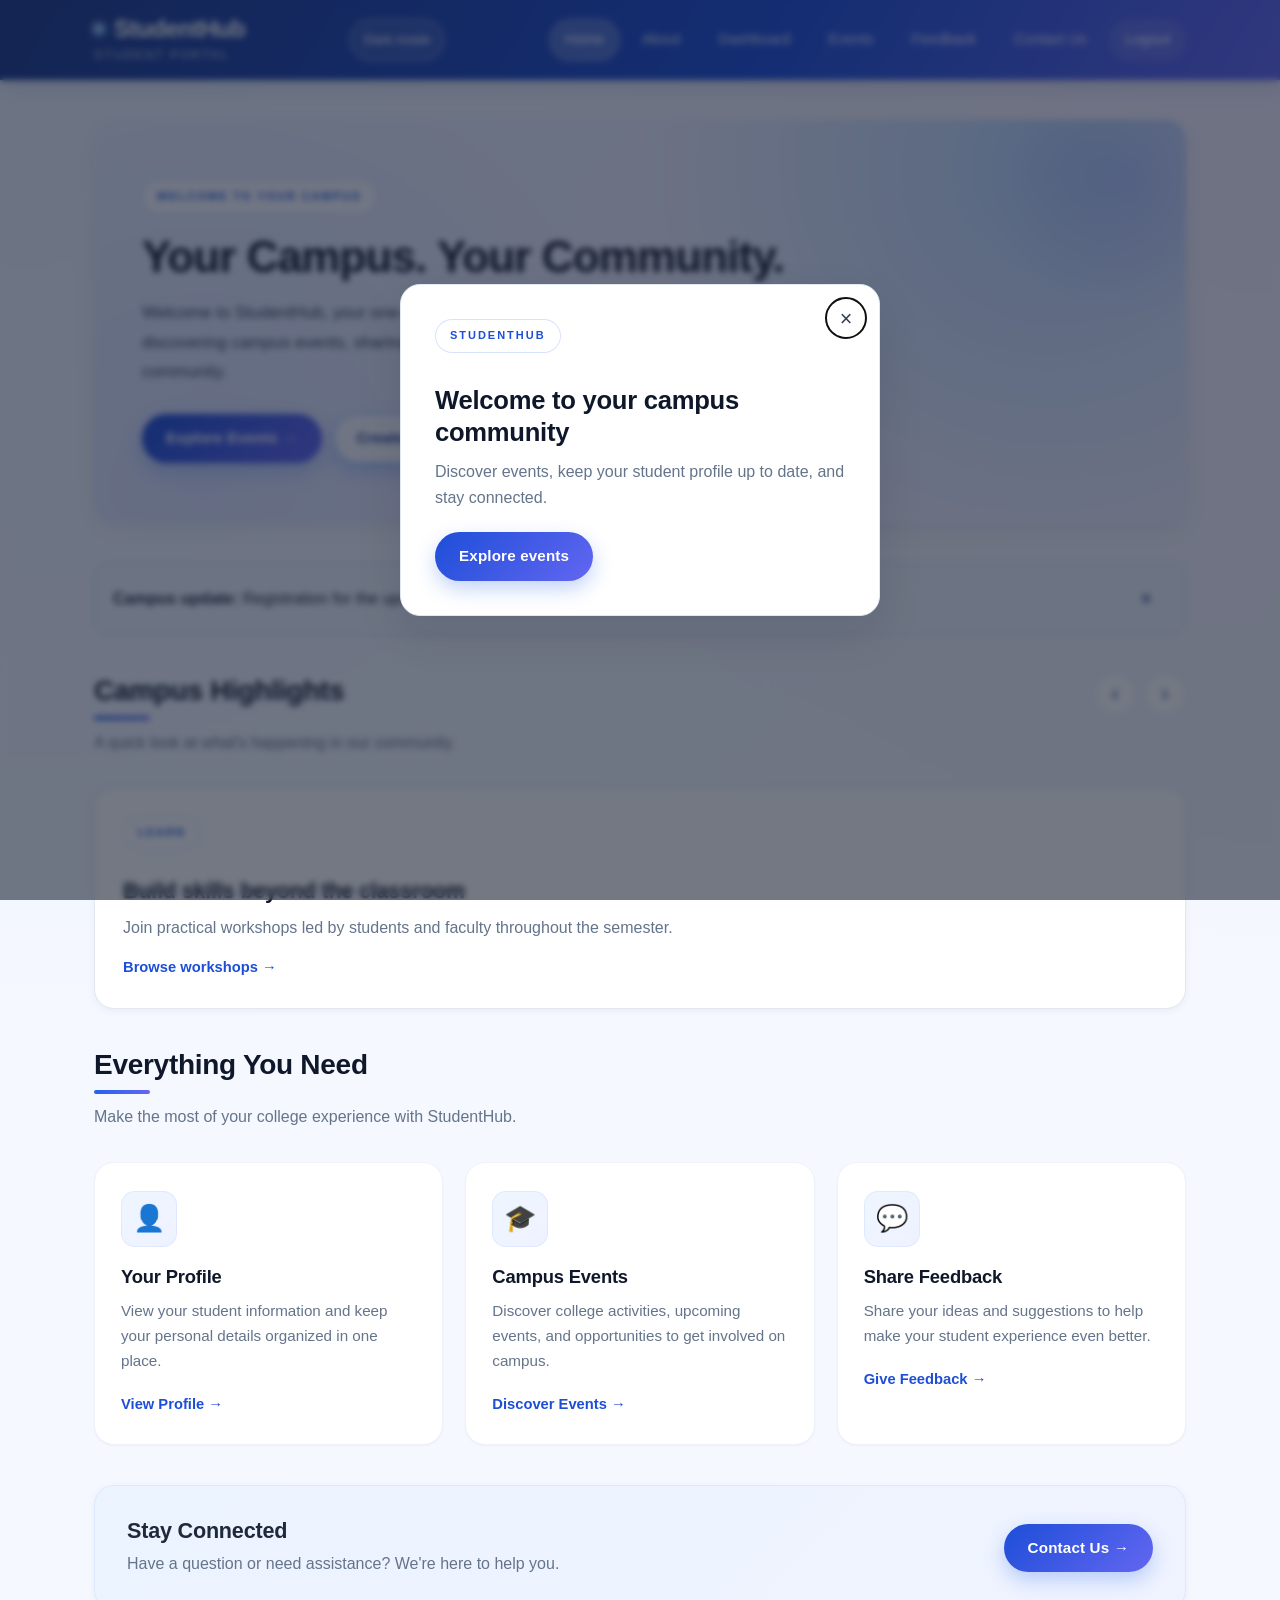
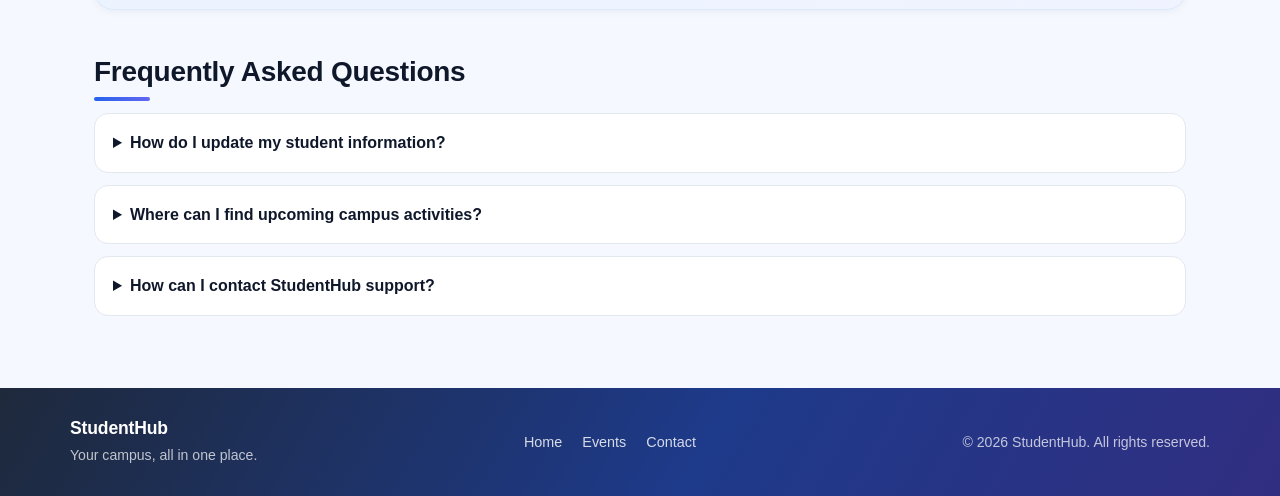
<file: index.html>
<!DOCTYPE html>
<html lang="en">

<head>
    <meta charset="UTF-8">
    <meta name="viewport" content="width=device-width, initial-scale=1.0">
    <meta name="description" content="StudentHub - Your student portal for profiles, campus events, and feedback.">
    <title>StudentHub | Student Portal</title>

    <link rel="stylesheet" href="style.css?v=3">
</head>

<body>

    <!-- HEADER -->
    <header class="site-header">
        <div class="header-container">

            <div class="logo-area">
                <h1>StudentHub</h1>
                <p>Student Portal</p>
            </div>

            <div class="header-actions">
                <button class="menu-toggle" type="button" aria-controls="site-navigation" aria-expanded="false">
                    <span class="menu-icon" aria-hidden="true">☰</span>
                    <span class="visually-hidden">Toggle navigation</span>
                </button>
                <button class="theme-toggle" type="button" aria-pressed="false">Dark mode</button>
            </div>

            <nav class="main-nav" id="site-navigation" aria-label="Main navigation">
                <ul>
                    <li><a href="index.html" aria-current="page">Home</a></li>
                    <li><a href="about.html">About</a></li>
                    <li><a href="profile.php">Dashboard</a></li>
                    <li><a href="event.html">Events</a></li>
                    <li><a href="feedback.html">Feedback</a></li>
                    <li><a href="contact.html">Contact Us</a></li>
                    <li><a href="php/logout.php">Logout</a></li>
                </ul>
            </nav>

        </div>
    </header>

    <!-- MAIN CONTENT -->
    <main class="container">

        <!-- HERO SECTION -->
        <section class="hero">
            <div class="hero-content">
                <span class="hero-label">WELCOME TO YOUR CAMPUS</span>

                <h2>Your Campus. Your Community.</h2>

                <p>
                    Welcome to StudentHub, your one-stop destination for
                    managing your student profile, discovering campus
                    events, sharing feedback, and staying connected
                    with your college community.
                </p>

                <div class="hero-actions">
                    <a href="event.html" class="primary-button">Explore Events &rarr;</a>
                    <a href="register.html" class="secondary-button">Create Account</a>
                </div>
            </div>
        </section>

        <aside class="notice-banner" id="noticeBanner" role="status">
            <p><strong>Campus update:</strong> Registration for the upcoming student events is now open.</p>
            <button class="notice-dismiss" type="button" aria-label="Dismiss notification">&times;</button>
        </aside>

        <section class="highlights-section" aria-labelledby="highlights-title">
            <div class="section-heading">
                <div>
                    <h2 class="page-title" id="highlights-title">Campus Highlights</h2>
                    <p class="page-intro">A quick look at what's happening in our community.</p>
                </div>
                <div class="slider-controls">
                    <button type="button" class="slider-button" data-slide="previous" aria-label="Previous highlight">‹</button>
                    <button type="button" class="slider-button" data-slide="next" aria-label="Next highlight">›</button>
                </div>
            </div>
            <div class="highlight-slider" aria-live="polite">
                <article class="highlight-slide is-active">
                    <span class="hero-label">LEARN</span>
                    <h3>Build skills beyond the classroom</h3>
                    <p>Join practical workshops led by students and faculty throughout the semester.</p>
                    <a href="event.html" class="card-link">Browse workshops &rarr;</a>
                </article>
                <article class="highlight-slide">
                    <span class="hero-label">CONNECT</span>
                    <h3>Find your campus community</h3>
                    <p>Meet classmates, discover student activities, and make the most of campus life.</p>
                    <a href="about.html" class="card-link">About StudentHub &rarr;</a>
                </article>
                <article class="highlight-slide">
                    <span class="hero-label">GET INVOLVED</span>
                    <h3>Your ideas help shape the experience</h3>
                    <p>Share feedback and help us make StudentHub more useful for every student.</p>
                    <a href="feedback.html" class="card-link">Share feedback &rarr;</a>
                </article>
            </div>
        </section>

        <!-- FEATURES SECTION -->
        <section class="features-section">
            <h2 class="page-title">Everything You Need</h2>

            <p class="page-intro">
                Make the most of your college experience with StudentHub.
            </p>

            <div class="card-grid">

                <!-- PROFILE CARD -->
                <article class="card">
                    <div class="feature-icon" aria-hidden="true">
                        👤
                    </div>

                    <h3>Your Profile</h3>

                    <p>
                        View your student information and keep your
                        personal details organized in one place.
                    </p>

                    <a href="profile.php" class="card-link">
                        View Profile &rarr;
                    </a>
                </article>

                <!-- EVENTS CARD -->
                <article class="card">
                    <div class="feature-icon" aria-hidden="true">
                        🎓
                    </div>

                    <h3>Campus Events</h3>

                    <p>
                        Discover college activities, upcoming events,
                        and opportunities to get involved on campus.
                    </p>

                    <a href="event.html" class="card-link">
                        Discover Events &rarr;
                    </a>
                </article>

                <!-- FEEDBACK CARD -->
                <article class="card">
                    <div class="feature-icon" aria-hidden="true">
                        💬
                    </div>

                    <h3>Share Feedback</h3>

                    <p>
                        Share your ideas and suggestions to help make
                        your student experience even better.
                    </p>

                    <a href="feedback.html" class="card-link">
                        Give Feedback &rarr;
                    </a>
                </article>

            </div>
        </section>

        <!-- QUICK ACCESS SECTION -->
        <section class="quick-access">
            <div class="quick-access-content">
                <div>
                    <h2>Stay Connected</h2>

                    <p>
                        Have a question or need assistance?
                        We're here to help you.
                    </p>
                </div>

                <a href="contact.html" class="primary-button">
                    Contact Us &rarr;
                </a>
            </div>
        </section>

        <section class="faq-section" aria-labelledby="faq-title">
            <h2 class="page-title" id="faq-title">Frequently Asked Questions</h2>
            <details class="faq-item">
                <summary>How do I update my student information?</summary>
                <p>Open your Dashboard from the navigation and use the Update Profile form.</p>
            </details>
            <details class="faq-item">
                <summary>Where can I find upcoming campus activities?</summary>
                <p>Visit the Events page to search, filter, sort, and browse upcoming activities.</p>
            </details>
            <details class="faq-item">
                <summary>How can I contact StudentHub support?</summary>
                <p>Use the Contact Us page to send an enquiry to the support team.</p>
            </details>
        </section>

        <dialog class="welcome-modal" id="welcomeModal" aria-labelledby="modal-title">
            <button class="modal-close" type="button" aria-label="Close welcome message">&times;</button>
            <span class="hero-label">STUDENTHUB</span>
            <h2 id="modal-title">Welcome to your campus community</h2>
            <p>Discover events, keep your student profile up to date, and stay connected.</p>
            <a class="primary-button" href="event.html">Explore events</a>
        </dialog>

    </main>

    <!-- FOOTER -->
    <footer class="site-footer">
        <div class="footer-container">

            <div>
                <h3>StudentHub</h3>
                <p>Your campus, all in one place.</p>
            </div>

            <nav class="footer-links" aria-label="Footer navigation">
                <a href="index.html">Home</a>
                <a href="event.html">Events</a>
                <a href="contact.html">Contact</a>
            </nav>

            <p>
                &copy; 2026 StudentHub. All rights reserved.
            </p>

        </div>
    </footer>

    <script src="js/ui.js"></script>
</body>

</html>
</file>
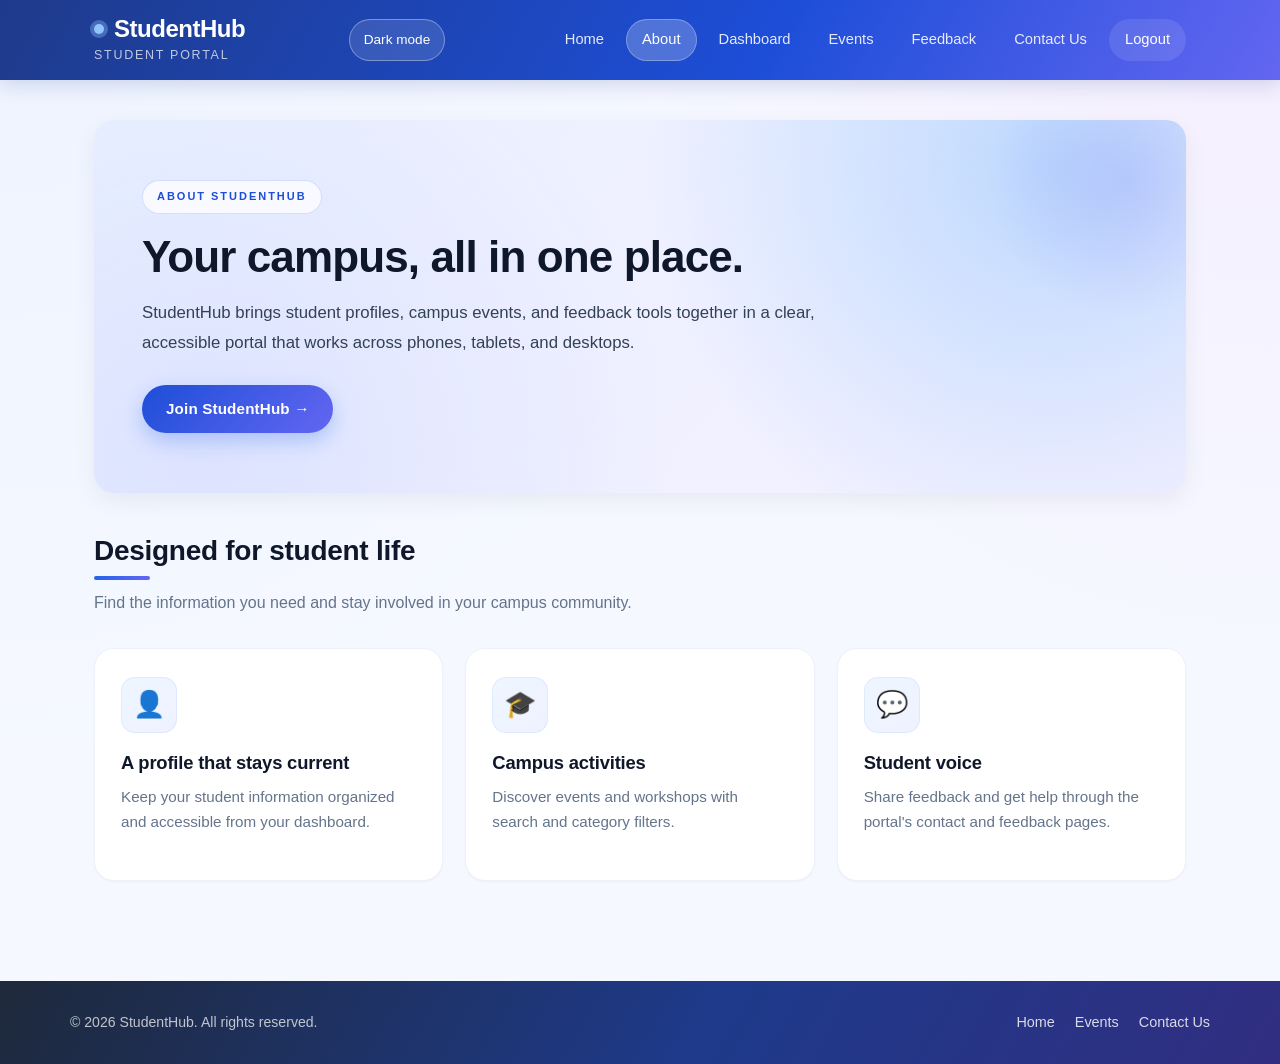
<file: about.html>
<!DOCTYPE html>
<html lang="en">
<head>
    <meta charset="UTF-8">
    <meta name="viewport" content="width=device-width, initial-scale=1.0">
    <meta name="description" content="Learn how StudentHub helps students stay connected to campus life.">
    <title>StudentHub | About</title>
    <link rel="stylesheet" href="style.css?v=3">
</head>
<body>
    <header class="site-header">
        <div class="header-container">
            <div class="logo-area">
                <h1>StudentHub</h1>
                <p>Student Portal</p>
            </div>
            <div class="header-actions">
                <button class="menu-toggle" type="button" aria-controls="site-navigation" aria-expanded="false">
                    <span class="menu-icon" aria-hidden="true">☰</span>
                    <span class="visually-hidden">Toggle navigation</span>
                </button>
                <button class="theme-toggle" type="button" aria-pressed="false">Dark mode</button>
            </div>
            <nav class="main-nav" id="site-navigation" aria-label="Main navigation">
                <ul>
                    <li><a href="index.html">Home</a></li>
                    <li><a href="about.html" aria-current="page">About</a></li>
                    <li><a href="profile.php">Dashboard</a></li>
                    <li><a href="event.html">Events</a></li>
                    <li><a href="feedback.html">Feedback</a></li>
                    <li><a href="contact.html">Contact Us</a></li>
                    <li><a href="php/logout.php">Logout</a></li>
                </ul>
            </nav>
        </div>
    </header>

    <main class="container">
        <section class="hero">
            <div class="hero-content">
                <span class="hero-label">ABOUT STUDENTHUB</span>
                <h2>Your campus, all in one place.</h2>
                <p>StudentHub brings student profiles, campus events, and feedback tools together in a clear, accessible portal that works across phones, tablets, and desktops.</p>
                <a href="register.html" class="primary-button">Join StudentHub &rarr;</a>
            </div>
        </section>
        <section class="features-section" aria-labelledby="about-features">
            <h2 class="page-title" id="about-features">Designed for student life</h2>
            <p class="page-intro">Find the information you need and stay involved in your campus community.</p>
            <div class="card-grid">
                <article class="card">
                    <div class="feature-icon" aria-hidden="true">👤</div>
                    <h3>A profile that stays current</h3>
                    <p>Keep your student information organized and accessible from your dashboard.</p>
                </article>
                <article class="card">
                    <div class="feature-icon" aria-hidden="true">🎓</div>
                    <h3>Campus activities</h3>
                    <p>Discover events and workshops with search and category filters.</p>
                </article>
                <article class="card">
                    <div class="feature-icon" aria-hidden="true">💬</div>
                    <h3>Student voice</h3>
                    <p>Share feedback and get help through the portal's contact and feedback pages.</p>
                </article>
            </div>
        </section>
    </main>
    <footer class="site-footer">
        <div class="footer-container">
            <p>&copy; 2026 StudentHub. All rights reserved.</p>
            <nav class="footer-links" aria-label="Footer navigation">
                <a href="index.html">Home</a>
                <a href="event.html">Events</a>
                <a href="contact.html">Contact Us</a>
            </nav>
        </div>
    </footer>
    <script src="js/ui.js"></script>
</body>
</html>
</file>
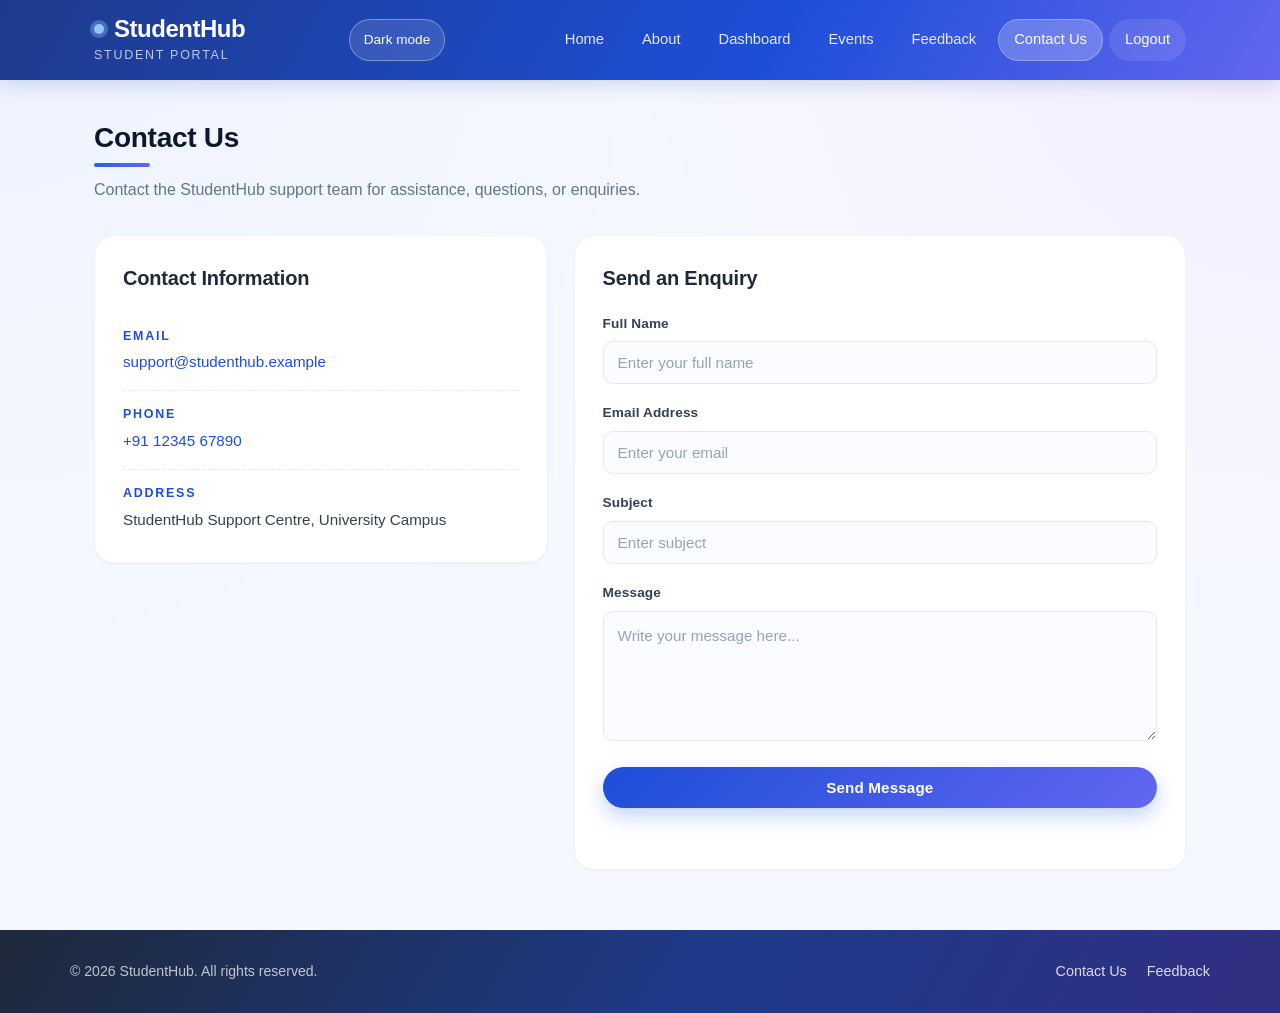
<file: contact.html>
<!DOCTYPE html>
<html lang="en">

<head>

    <meta charset="UTF-8">

    <meta
        name="viewport"
        content="width=device-width, initial-scale=1.0"
    >

    <title>StudentHub | Contact Us</title>

    <link rel="stylesheet" href="style.css?v=3">

</head>


<body>

<header class="site-header">

    <div class="header-container">

        <div class="logo-area">

            <h1>StudentHub</h1>

            <p>Student Portal</p>

        </div>


        <div class="header-actions">
            <button class="menu-toggle" type="button" aria-controls="site-navigation" aria-expanded="false">
                <span class="menu-icon" aria-hidden="true">☰</span>
                <span class="visually-hidden">Toggle navigation</span>
            </button>
            <button class="theme-toggle" type="button" aria-pressed="false">Dark mode</button>
        </div>

        <nav class="main-nav" id="site-navigation" aria-label="Main navigation">

            <ul>

                <li>
                    <a href="index.html">
                        Home
                    </a>
                </li>

                <li>
                    <a href="about.html">About</a>
                </li>

                <li>
                    <a href="profile.php">
                        Dashboard
                    </a>
                </li>

                <li>
                    <a href="event.html">
                        Events
                    </a>
                </li>

                <li>
                    <a href="feedback.html">
                        Feedback
                    </a>
                </li>

                <li>
                    <a href="contact.html" aria-current="page">
                        Contact Us
                    </a>
                </li>

                <li>
                    <a href="php/logout.php">
                        Logout
                    </a>
                </li>

            </ul>

        </nav>

    </div>

</header>


<main class="container">

    <h2 class="page-title">
        Contact Us
    </h2>


    <p class="page-intro">
        Contact the StudentHub support team for assistance,
        questions, or enquiries.
    </p>


    <div class="contact-layout">


        <section
            class="contact-card"
            aria-labelledby="contact-info-title"
        >

            <h2 id="contact-info-title">
                Contact Information
            </h2>


            <div class="contact-item">

                <h3>
                    Email
                </h3>

                <p>

                    <a href="mailto:support@studenthub.example">
                        support@studenthub.example
                    </a>

                </p>

            </div>


            <div class="contact-item">

                <h3>
                    Phone
                </h3>

                <p>

                    <a href="tel:+911234567890">
                        +91 12345 67890
                    </a>

                </p>

            </div>


            <div class="contact-item">

                <h3>
                    Address
                </h3>

                <p>
                    StudentHub Support Centre,
                    University Campus
                </p>

            </div>

        </section>


        <section
            class="form-card"
            aria-labelledby="enquiry-title"
        >

            <h2 id="enquiry-title">
                Send an Enquiry
            </h2>


            <form
                id="contactForm"
                action="php/contact.php"
                method="POST"
            >

                <div class="form-group">

                    <label for="contact-name">
                        Full Name
                    </label>

                    <input
                        type="text"
                        id="contact-name"
                        name="name"
                        placeholder="Enter your full name"
                        required
                    >

                </div>


                <div class="form-group">

                    <label for="contact-email">
                        Email Address
                    </label>

                    <input
                        type="email"
                        id="contact-email"
                        name="email"
                        placeholder="Enter your email"
                        required
                    >

                </div>


                <div class="form-group">

                    <label for="subject">
                        Subject
                    </label>

                    <input
                        type="text"
                        id="subject"
                        name="subject"
                        placeholder="Enter subject"
                        required
                    >

                </div>


                <div class="form-group">

                    <label for="message">
                        Message
                    </label>

                    <textarea
                        id="message"
                        name="message"
                        placeholder="Write your message here..."
                        required
                    ></textarea>

                </div>


                <button
                    type="submit"
                    class="submit-button"
                >
                    Send Message
                </button>


                <p
                    id="contactMessage"
                    class="form-message"
                    role="alert"
                ></p>

            </form>

        </section>

    </div>

</main>


<footer class="site-footer">

    <div class="footer-container">

        <p>
            © 2026 StudentHub. All rights reserved.
        </p>


        <nav
            class="footer-links"
            aria-label="Footer navigation"
        >

            <a href="contact.html">
                Contact Us
            </a>

            <a href="feedback.html">
                Feedback
            </a>

        </nav>

    </div>

</footer>


<script src="js/script.js"></script>
<script src="js/ui.js"></script>

</body>

</html>
</file>
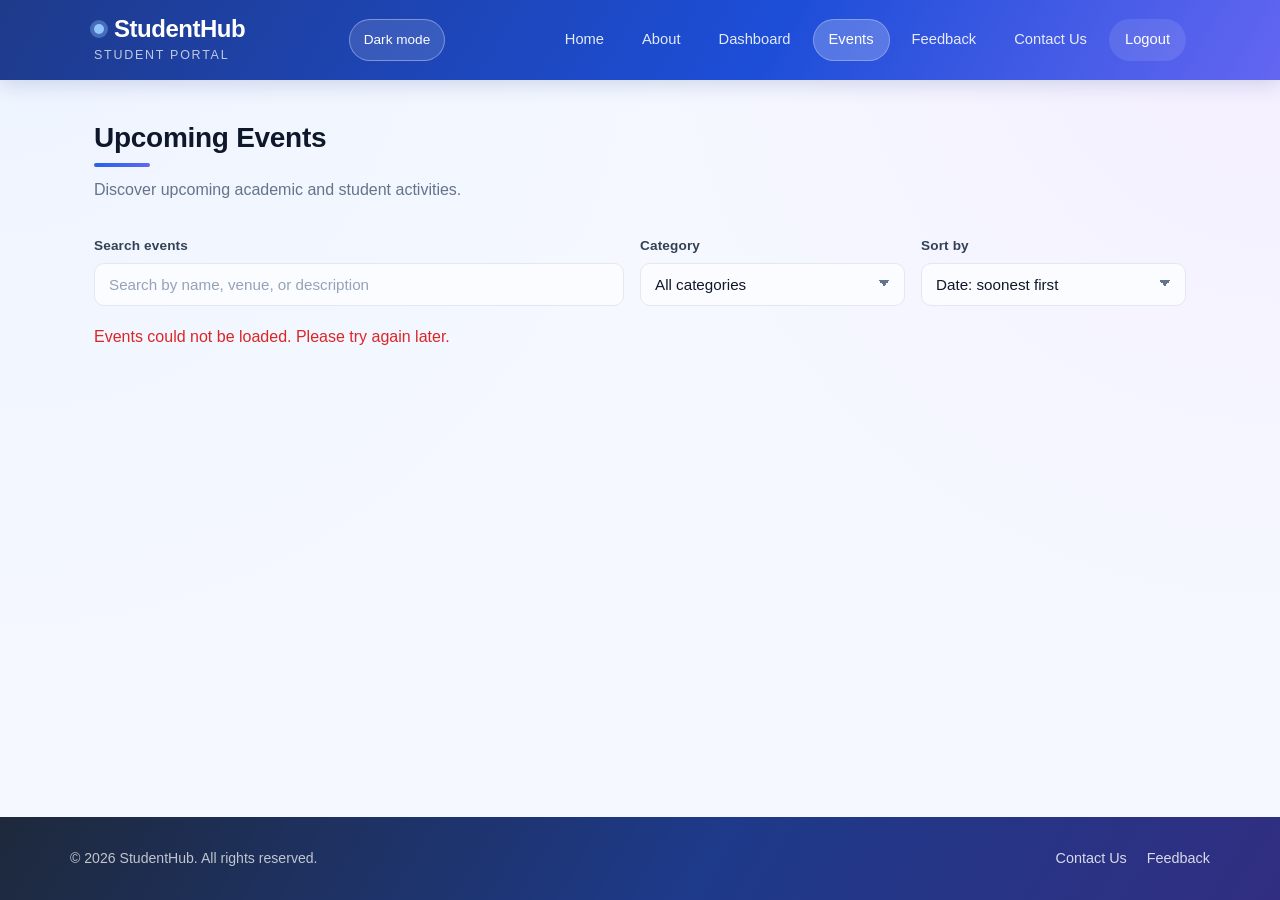
<file: event.html>
<!DOCTYPE html>
<html lang="en">

<head>

    <meta charset="UTF-8">

    <meta
        name="viewport"
        content="width=device-width, initial-scale=1.0"
    >

    <title>StudentHub | Events</title>

    <link rel="stylesheet" href="style.css?v=3">

</head>


<body>

<header class="site-header">

    <div class="header-container">

        <div class="logo-area">

            <h1>StudentHub</h1>

            <p>Student Portal</p>

        </div>


        <div class="header-actions">
            <button class="menu-toggle" type="button" aria-controls="site-navigation" aria-expanded="false">
                <span class="menu-icon" aria-hidden="true">☰</span>
                <span class="visually-hidden">Toggle navigation</span>
            </button>
            <button class="theme-toggle" type="button" aria-pressed="false">Dark mode</button>
        </div>

        <nav class="main-nav" id="site-navigation" aria-label="Main navigation">

            <ul>

                <li>
                    <a href="index.html">
                        Home
                    </a>
                </li>

                <li>
                    <a href="about.html">About</a>
                </li>

                <li>
                    <a href="profile.php">
                        Dashboard
                    </a>
                </li>

                <li>
                    <a href="event.html" aria-current="page">
                        Events
                    </a>
                </li>

                <li>
                    <a href="feedback.html">
                        Feedback
                    </a>
                </li>

                <li>
                    <a href="contact.html">
                        Contact Us
                    </a>
                </li>

                <li>
                    <a href="php/logout.php">
                        Logout
                    </a>
                </li>

            </ul>

        </nav>

    </div>

</header>


<main class="container">

    <h2 class="page-title">
        Upcoming Events
    </h2>


    <p class="page-intro">
        Discover upcoming academic and student activities.
    </p>


    <section class="event-tools" aria-label="Search and filter events">
        <div class="form-group">
            <label for="eventSearch">Search events</label>
            <input type="search" id="eventSearch" placeholder="Search by name, venue, or description">
        </div>
        <div class="form-group">
            <label for="eventCategory">Category</label>
            <select id="eventCategory">
                <option value="all">All categories</option>
            </select>
        </div>
        <div class="form-group">
            <label for="eventSort">Sort by</label>
            <select id="eventSort">
                <option value="date-asc">Date: soonest first</option>
                <option value="date-desc">Date: latest first</option>
                <option value="title-asc">Name: A to Z</option>
                <option value="title-desc">Name: Z to A</option>
            </select>
        </div>
    </section>
    <p id="eventStatus" class="event-status" role="status">Loading events...</p>
    <section class="event-list" aria-label="Upcoming student events" id="eventList"></section>
    <nav class="pagination" id="eventPagination" aria-label="Event pages"></nav>

</main>


<footer class="site-footer">

    <div class="footer-container">

        <p>
            © 2026 StudentHub. All rights reserved.
        </p>


        <nav
            class="footer-links"
            aria-label="Footer navigation"
        >

            <a href="contact.html">
                Contact Us
            </a>

            <a href="feedback.html">
                Feedback
            </a>

        </nav>

    </div>

</footer>


<script src="js/script.js"></script>
<script src="js/ui.js"></script>
<script src="js/events.js"></script>

</body>

</html>
</file>
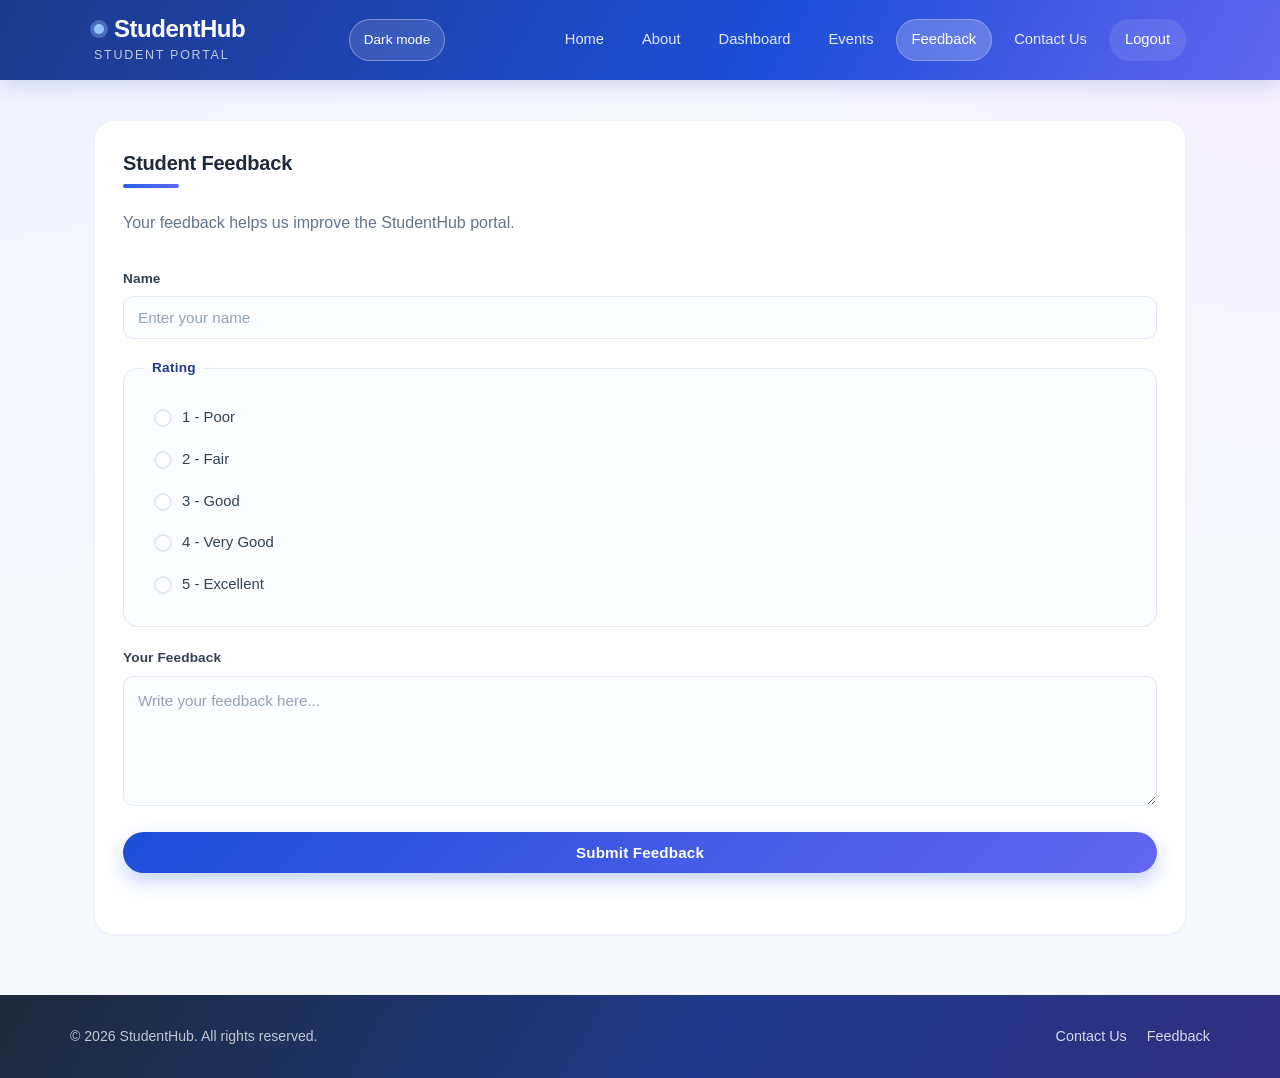
<file: feedback.html>
<!DOCTYPE html>
<html lang="en">

<head>

    <meta charset="UTF-8">

    <meta
        name="viewport"
        content="width=device-width, initial-scale=1.0"
    >

    <title>StudentHub | Feedback</title>

    <link rel="stylesheet" href="style.css?v=3">

</head>


<body>

<header class="site-header">

    <div class="header-container">

        <div class="logo-area">

            <h1>StudentHub</h1>

            <p>Student Portal</p>

        </div>


        <div class="header-actions">
            <button class="menu-toggle" type="button" aria-controls="site-navigation" aria-expanded="false">
                <span class="menu-icon" aria-hidden="true">☰</span>
                <span class="visually-hidden">Toggle navigation</span>
            </button>
            <button class="theme-toggle" type="button" aria-pressed="false">Dark mode</button>
        </div>

        <nav class="main-nav" id="site-navigation" aria-label="Main navigation">

            <ul>

                <li>
                    <a href="index.html">
                        Home
                    </a>
                </li>

                <li>
                    <a href="about.html">About</a>
                </li>

                <li>
                    <a href="profile.php">
                        Dashboard
                    </a>
                </li>

                <li>
                    <a href="event.html">
                        Events
                    </a>
                </li>

                <li>
                    <a href="feedback.html" aria-current="page">
                        Feedback
                    </a>
                </li>

                <li>
                    <a href="contact.html">
                        Contact Us
                    </a>
                </li>

                <li>
                    <a href="php/logout.php">
                        Logout
                    </a>
                </li>

            </ul>

        </nav>

    </div>

</header>


<main class="container">

    <section
        class="form-card"
        aria-labelledby="feedback-title"
    >

        <h2
            class="page-title"
            id="feedback-title"
        >
            Student Feedback
        </h2>


        <p class="page-intro">
            Your feedback helps us improve the StudentHub portal.
        </p>


        <form
            id="feedbackForm"
            action="php/feedback.php"
            method="POST"
        >

            <div class="form-group">

                <label for="feedback-name">
                    Name
                </label>

                <input
                    type="text"
                    id="feedback-name"
                    name="name"
                    placeholder="Enter your name"
                    required
                >

            </div>


            <fieldset class="rating-group">

                <legend>
                    Rating
                </legend>


                <div class="rating-option">

                    <input
                        type="radio"
                        id="rating1"
                        name="rating"
                        value="1"
                        required
                    >

                    <label for="rating1">
                        1 - Poor
                    </label>

                </div>


                <div class="rating-option">

                    <input
                        type="radio"
                        id="rating2"
                        name="rating"
                        value="2"
                    >

                    <label for="rating2">
                        2 - Fair
                    </label>

                </div>


                <div class="rating-option">

                    <input
                        type="radio"
                        id="rating3"
                        name="rating"
                        value="3"
                    >

                    <label for="rating3">
                        3 - Good
                    </label>

                </div>


                <div class="rating-option">

                    <input
                        type="radio"
                        id="rating4"
                        name="rating"
                        value="4"
                    >

                    <label for="rating4">
                        4 - Very Good
                    </label>

                </div>


                <div class="rating-option">

                    <input
                        type="radio"
                        id="rating5"
                        name="rating"
                        value="5"
                    >

                    <label for="rating5">
                        5 - Excellent
                    </label>

                </div>

            </fieldset>


            <div class="form-group">

                <label for="feedback-message">
                    Your Feedback
                </label>

                <textarea
                    id="feedback-message"
                    name="feedback"
                    placeholder="Write your feedback here..."
                    required
                ></textarea>

            </div>


            <button
                type="submit"
                class="submit-button"
            >
                Submit Feedback
            </button>


            <p
                id="feedbackMessage"
                class="form-message"
                role="alert"
            ></p>

        </form>

    </section>

</main>


<footer class="site-footer">

    <div class="footer-container">

        <p>
            © 2026 StudentHub. All rights reserved.
        </p>


        <nav
            class="footer-links"
            aria-label="Footer navigation"
        >

            <a href="contact.html">
                Contact Us
            </a>

            <a href="feedback.html">
                Feedback
            </a>

        </nav>

    </div>

</footer>


<script src="js/script.js"></script>
<script src="js/ui.js"></script>

</body>

</html>
</file>
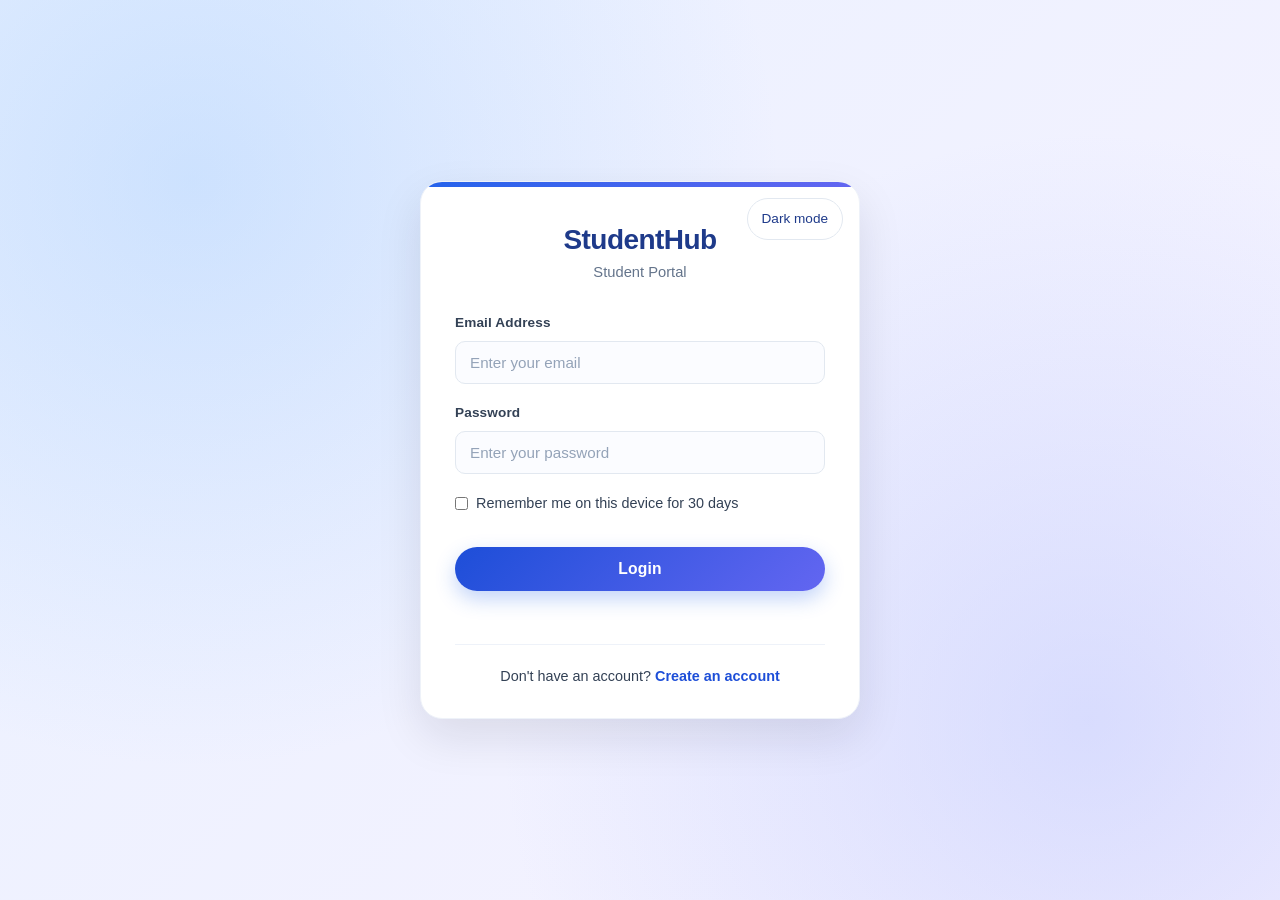
<file: login.html>
<!DOCTYPE html>
<html lang="en">

<head>
    <meta charset="UTF-8">
    <meta name="viewport" content="width=device-width, initial-scale=1.0">

    <title>StudentHub | Login</title>

    <link rel="stylesheet" href="style.css?v=3">
</head>

<body>

<main class="auth-page">

    <section class="auth-card" aria-labelledby="login-title">

        <button class="theme-toggle auth-theme-toggle" type="button" aria-pressed="false">Dark mode</button>

        <div class="auth-brand">

            <h1 id="login-title">StudentHub</h1>

            <p>Student Portal</p>

        </div>


        <form
            id="loginForm"
            action="php/login.php"
            method="POST"
        >

            <div class="form-group">

                <label for="email">
                    Email Address
                </label>

                <input
                    type="email"
                    id="email"
                    name="email"
                    placeholder="Enter your email"
                    autocomplete="email"
                    required
                >

            </div>


            <div class="form-group">

                <label for="password">
                    Password
                </label>

                <input
                    type="password"
                    id="password"
                    name="password"
                    placeholder="Enter your password"
                    autocomplete="current-password"
                    required
                >

            </div>

            <div class="terms-group">
                <label for="remember">
                    <input type="checkbox" id="remember" name="remember" value="1">
                    Remember me on this device for 30 days
                </label>
            </div>


            <button
                type="submit"
                class="submit-button"
            >
                Login
            </button>


            <p
                id="loginMessage"
                class="form-message"
                role="alert"
            ></p>

        </form>


        <div class="auth-footer">

            <p>
                Don't have an account?
                <a href="register.html">
                    Create an account
                </a>
            </p>

        </div>

    </section>

</main>


<script src="js/script.js"></script>
<script src="js/ui.js"></script>

</body>
</html>
</file>
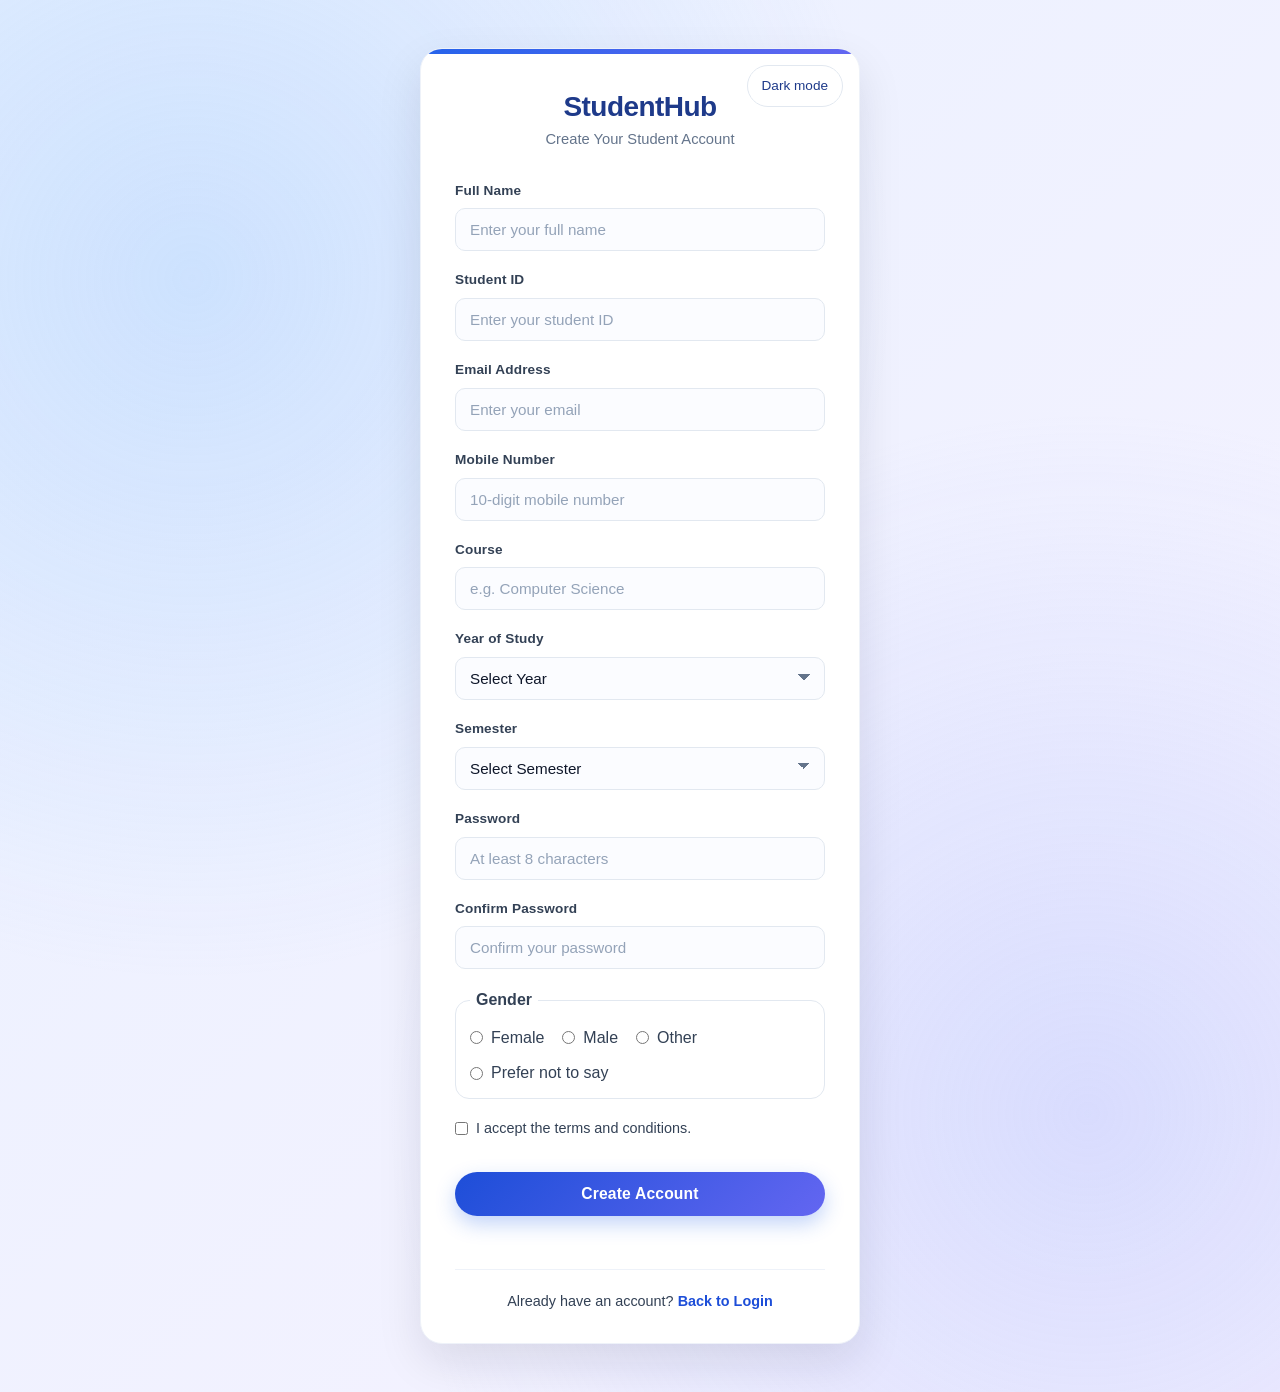
<file: register.html>
<!DOCTYPE html>
<html lang="en">

<head>
    <meta charset="UTF-8">
    <meta name="viewport" content="width=device-width, initial-scale=1.0">

    <title>StudentHub | Register</title>

    <link rel="stylesheet" href="style.css?v=3">
</head>

<body>

    <main class="auth-page">

        <section class="auth-card" aria-labelledby="register-title">

            <button class="theme-toggle auth-theme-toggle" type="button" aria-pressed="false">Dark mode</button>

            <div class="auth-brand">

                <h1 id="register-title">
                    StudentHub
                </h1>

                <p>
                    Create Your Student Account
                </p>

            </div>


            <form id="registerForm" action="php/register.php" method="POST" novalidate>

                <div class="form-group">

                    <label for="fullname">
                        Full Name
                    </label>

                    <input type="text" id="fullname" name="fullname" placeholder="Enter your full name"
                        autocomplete="name" required>

                </div>


                <div class="form-group">

                    <label for="studentid">
                        Student ID
                    </label>

                    <input type="text" id="studentid" name="studentid" placeholder="Enter your student ID" required>

                </div>


                <div class="form-group">

                    <label for="register-email">
                        Email Address
                    </label>

                    <input type="email" id="register-email" name="email" placeholder="Enter your email"
                        autocomplete="email" required>

                </div>

                <div class="form-group">
                    <label for="mobile">Mobile Number</label>
                    <input type="tel" id="mobile" name="mobile" placeholder="10-digit mobile number"
                        autocomplete="tel" inputmode="numeric" maxlength="10" required>
                </div>


                <div class="form-group">

                    <label for="course">
                        Course
                    </label>

                    <input type="text" id="course" name="course" placeholder="e.g. Computer Science" required>

                </div>

                <div class="form-group">
                    <label for="year">Year of Study</label>
                    <select id="year" name="year" required>
                        <option value="">Select Year</option>
                        <option value="1">First Year</option>
                        <option value="2">Second Year</option>
                        <option value="3">Third Year</option>
                        <option value="4">Fourth Year</option>
                    </select>
                </div>

                <div class="form-group">

                    <label for="semester">
                        Semester
                    </label>

                    <select id="semester" name="semester" required>

                        <option value="">
                            Select Semester
                        </option>

                        <option value="1">
                            Semester 1
                        </option>

                        <option value="2">
                            Semester 2
                        </option>

                        <option value="3">
                            Semester 3
                        </option>

                        <option value="4">
                            Semester 4
                        </option>

                        <option value="5">
                            Semester 5
                        </option>

                        <option value="6">
                            Semester 6
                        </option>

                    </select>

                </div>


                <div class="form-group">

                    <label for="register-password">
                        Password
                    </label>

                    <input type="password" id="register-password" name="password" placeholder="At least 8 characters"
                        autocomplete="new-password" minlength="8" required>

                </div>


                <div class="form-group">

                    <label for="confirm-password">
                        Confirm Password
                    </label>

                    <input type="password" id="confirm-password" name="confirm-password"
                        placeholder="Confirm your password" autocomplete="new-password" required>

                </div>

                <fieldset class="choice-group">
                    <legend>Gender</legend>
                    <label><input type="radio" name="gender" value="female" required> Female</label>
                    <label><input type="radio" name="gender" value="male"> Male</label>
                    <label><input type="radio" name="gender" value="other"> Other</label>
                    <label><input type="radio" name="gender" value="prefer-not-to-say"> Prefer not to say</label>
                </fieldset>

                <div class="terms-group">
                    <label for="terms">
                        <input type="checkbox" id="terms" name="terms" value="accepted" required>
                        I accept the terms and conditions.
                    </label>
                </div>

                <button type="submit" class="submit-button">
                    Create Account
                </button>


                <p id="registerMessage" class="form-message" role="alert"></p>

            </form>


            <div class="auth-footer">

                <p>
                    Already have an account?

                    <a href="login.html">
                        Back to Login
                    </a>
                </p>

            </div>

        </section>

    </main>


    <script src="js/script.js"></script>
    <script src="js/ui.js"></script>

</body>

</html>
</file>
<file: style.css>
/* =========================================
   HOMEPAGE ENHANCEMENTS
   ========================================= */
/* 
.hero {
    position: relative;
    overflow: hidden;
    padding: 55px 45px;
    background:
        radial-gradient(
            circle at 90% 15%,
            rgba(147, 197, 253, 0.45),
            transparent 35%
        ),
        linear-gradient(135deg, #dbeafe, #eff6ff);
}

.hero-content {
    max-width: 760px;
    position: relative;
    z-index: 1;
}

.hero-label {
    display: inline-block;
    color: #1d4ed8;
    font-size: 12px;
    font-weight: bold;
    letter-spacing: 1.5px;
    margin-bottom: 14px;
}

.hero h2 {
    max-width: 650px;
    font-size: clamp(30px, 4vw, 44px);
    line-height: 1.2;
}

.hero p {
    font-size: 16px;
    line-height: 1.8;
}

.primary-button {
    transition: background-color 0.2s ease,
                transform 0.2s ease;
}

.primary-button:hover {
    transform: translateY(-2px);
}

.features-section {
    margin: 40px 0;
}

.features-section .page-title {
    font-size: 30px;
}

.feature-icon {
    display: flex;
    align-items: center;
    justify-content: center;
    width: 54px;
    height: 54px;
    margin-bottom: 18px;
    background-color: #eff6ff;
    border-radius: 12px;
    font-size: 27px;
}

.card {
    transition: transform 0.2s ease,
                box-shadow 0.2s ease;
}

.card:hover {
    transform: translateY(-5px);
    box-shadow: 0 10px 25px rgba(30, 58, 138, 0.09);
}

.quick-access {
    margin-top: 35px;
    padding: 30px;
    border: 1px solid #bfdbfe;
    border-radius: 14px;
    background: linear-gradient(135deg, #eff6ff, #ffffff);
}

.quick-access-content {
    display: flex;
    justify-content: space-between;
    align-items: center;
    gap: 24px;
}

.quick-access h2 {
    color: #1e3a8a;
    margin-bottom: 5px;
}

.quick-access p {
    color: #64748b;
}

.site-footer h3 {
    margin-bottom: 4px;
    font-size: 20px;
}

.main-nav a[aria-current="page"] {
    background-color: rgba(255, 255, 255, 0.18);
}

@media (max-width: 850px) {
    .quick-access-content {
        align-items: flex-start;
        flex-direction: column;
    }

    .hero-content {
        max-width: 100%;
    }
}

@media (max-width: 600px) {
    .hero {
        padding: 30px 24px;
    }

    .hero h2 {
        font-size: 30px;
    }

    .quick-access {
        padding: 24px;
    }

    .features-section .page-title {
        font-size: 26px;
    }
} */

.management-stats {
    display: grid;
    grid-template-columns: repeat(auto-fit, minmax(180px, 1fr));
    gap: 18px;
    margin: 24px 0;
}

.stat-number {
    margin-top: 12px;
    color: #2563eb;
    font-size: 2rem;
    font-weight: 700;
}

.management-panel {
    margin: 24px 0;
    padding: 24px;
    border: 1px solid #dbe3ef;
    border-radius: 14px;
    background: #fff;
    box-shadow: 0 8px 24px rgba(15, 23, 42, .05);
}

.management-panel h2 {
    margin-bottom: 16px;
}

.management-form,
.management-filters {
    display: grid;
    grid-template-columns: repeat(auto-fit, minmax(210px, 1fr));
    gap: 16px;
}

.management-form label,
.management-filters label {
    display: grid;
    gap: 7px;
    font-weight: 600;
}

.management-form input,
.management-form textarea,
.management-form select,
.management-filters input,
.management-filters select {
    width: 100%;
    min-height: 42px;
    padding: 9px 11px;
    border: 1px solid #cbd5e1;
    border-radius: 8px;
    font: inherit;
}

.management-form textarea {
    min-height: 100px;
}

.management-actions {
    display: flex;
    align-items: end;
    gap: 10px;
}

.secondary-button,
.table-action {
    min-height: 38px;
    padding: 8px 12px;
    border: 1px solid #cbd5e1;
    border-radius: 7px;
    background: #fff;
    color: #1e293b;
    cursor: pointer;
    font: inherit;
}

.table-action {
    min-height: 32px;
    margin-right: 6px;
}

.table-action.danger {
    color: #b91c1c;
}

.table-wrap {
    width: 100%;
    overflow-x: auto;
}

.table-wrap table {
    width: 100%;
    border-collapse: collapse;
    text-align: left;
}

.table-wrap th,
.table-wrap td {
    padding: 11px 12px;
    border-bottom: 1px solid #e2e8f0;
    vertical-align: top;
}

.table-wrap th {
    background: #f8fafc;
}

.form-message.error {
    color: #b91c1c;
}

.form-message.success {
    color: #15803d;
}

@media (max-width: 600px) {
    .management-panel {
        padding: 16px;
    }
}



/* =========================================================
   STUDENTHUB — MODERN REDESIGN
   Design system: Blue/Indigo, soft shadows, rounded, airy
   ========================================================= */

/* ---------- RESET ---------- */
*,
*::before,
*::after {
    box-sizing: border-box;
    margin: 0;
    padding: 0;
}

:root {
    --brand-900: #0f172a;
    --brand-800: #1e293b;
    --brand-700: #1e3a8a;
    --brand-600: #1d4ed8;
    --brand-500: #2563eb;
    --brand-400: #3b82f6;
    --brand-300: #93c5fd;
    --brand-100: #dbeafe;
    --brand-50:  #eff6ff;

    --accent-500: #6366f1;
    --accent-400: #818cf8;

    --success: #16a34a;
    --success-bg: #dcfce7;
    --error: #dc2626;
    --error-bg: #fee2e2;

    --text-900: #0f172a;
    --text-700: #334155;
    --text-500: #64748b;
    --text-400: #94a3b8;

    --bg-page: #f5f8ff;
    --bg-card: #ffffff;
    --border: #e2e8f0;
    --border-soft: #eef2f9;

    --radius-sm: 10px;
    --radius: 14px;
    --radius-lg: 20px;

    --shadow-xs: 0 1px 2px rgba(15, 23, 42, 0.04);
    --shadow-sm: 0 2px 8px rgba(15, 23, 42, 0.05);
    --shadow: 0 8px 24px rgba(15, 23, 42, 0.06);
    --shadow-lg: 0 18px 45px rgba(15, 23, 42, 0.10);

    --font-sans: -apple-system, BlinkMacSystemFont, "Segoe UI",
                 Roboto, "Helvetica Neue", Arial, sans-serif;

    --header-h: 76px;
}

html { scroll-behavior: smooth; }

body {
    font-family: var(--font-sans);
    color: var(--text-700);
    background:
        radial-gradient(circle at 0% 0%, #eef4ff 0%, transparent 45%),
        radial-gradient(circle at 100% 0%, #f5efff 0%, transparent 40%),
        var(--bg-page);
    min-height: 100vh;
    display: flex;
    flex-direction: column;
    line-height: 1.6;
    -webkit-font-smoothing: antialiased;
    text-rendering: optimizeLegibility;
}

img { max-width: 100%; display: block; }

a {
    color: var(--brand-600);
    text-decoration: none;
    transition: color .18s ease, opacity .18s ease;
}
a:hover { color: var(--brand-700); }

h1, h2, h3, h4 {
    color: var(--text-900);
    line-height: 1.25;
    font-weight: 700;
    letter-spacing: -0.01em;
}

h1 { font-size: 1.5rem; }
h2 { font-size: 1.6rem; }
h3 { font-size: 1.15rem; }

p { color: var(--text-700); }

/* ---------- LAYOUT ---------- */
.container {
    width: 100%;
    max-width: 1140px;
    margin: 0 auto;
    padding: 40px 24px 60px;
    flex: 1;
}

/* =========================================================
   HEADER
   ========================================================= */
.site-header {
    position: sticky;
    top: 0;
    z-index: 50;
    background: linear-gradient(120deg, var(--brand-700), var(--brand-600) 60%, var(--accent-500));
    color: #fff;
    box-shadow: 0 4px 20px rgba(30, 58, 138, 0.18);
    backdrop-filter: saturate(140%) blur(6px);
}

.header-container {
    max-width: 1140px;
    margin: 0 auto;
    padding: 14px 24px;
    min-height: var(--header-h);
    display: flex;
    align-items: center;
    justify-content: space-between;
    gap: 24px;
    flex-wrap: wrap;
}

.logo-area h1 {
    color: #fff;
    font-size: 1.5rem;
    letter-spacing: -0.02em;
    display: inline-flex;
    align-items: center;
    gap: 10px;
}

.logo-area h1::before {
    content: "";
    width: 10px;
    height: 10px;
    border-radius: 50%;
    background: #93c5fd;
    box-shadow: 0 0 0 4px rgba(147, 197, 253, 0.35);
}

.logo-area p {
    color: rgba(255, 255, 255, 0.72);
    font-size: 0.78rem;
    letter-spacing: 0.14em;
    text-transform: uppercase;
    margin-top: 2px;
}

/* ---------- NAV ---------- */
.main-nav ul {
    list-style: none;
    display: flex;
    align-items: center;
    gap: 6px;
    flex-wrap: wrap;
}

.main-nav a {
    display: inline-block;
    padding: 9px 16px;
    border-radius: 999px;
    color: rgba(255, 255, 255, 0.88);
    font-size: 0.92rem;
    font-weight: 500;
    transition: background .18s ease, color .18s ease, transform .18s ease;
}

.main-nav a:hover {
    background: rgba(255, 255, 255, 0.14);
    color: #fff;
    transform: translateY(-1px);
}

.main-nav a[aria-current="page"] {
    background: rgba(255, 255, 255, 0.22);
    color: #fff;
    box-shadow: inset 0 0 0 1px rgba(255, 255, 255, 0.28);
}

/* Last nav item = Logout — tint it red-ish */
.main-nav li:last-child a {
    background: rgba(255, 255, 255, 0.10);
    color: #fff;
}
.main-nav li:last-child a:hover {
    background: #ef4444;
    color: #fff;
}

/* =========================================================
   PAGE HEADINGS
   ========================================================= */
.page-title {
    font-size: 1.75rem;
    margin-bottom: 10px;
    color: var(--text-900);
    position: relative;
    padding-bottom: 12px;
}

.page-title::after {
    content: "";
    position: absolute;
    left: 0;
    bottom: 0;
    height: 4px;
    width: 56px;
    border-radius: 4px;
    background: linear-gradient(90deg, var(--brand-500), var(--accent-500));
}

.page-intro {
    color: var(--text-500);
    font-size: 1rem;
    margin-bottom: 32px;
    max-width: 640px;
}

.page-heading { margin-bottom: 28px; }
.page-heading h2 { font-size: 1.75rem; margin-bottom: 6px; }
.page-heading p { color: var(--text-500); }

/* =========================================================
   HERO
   ========================================================= */
.hero {
    position: relative;
    overflow: hidden;
    padding: 60px 48px;
    border-radius: var(--radius-lg);
    background:
        radial-gradient(circle at 88% 12%, rgba(147, 197, 253, 0.55), transparent 40%),
        radial-gradient(circle at 10% 90%, rgba(199, 210, 254, 0.45), transparent 45%),
        linear-gradient(135deg, #eaf1ff, #f4f0ff);
    box-shadow: var(--shadow);
    margin-bottom: 40px;
}

.hero::after {
    content: "";
    position: absolute;
    right: -80px;
    top: -80px;
    width: 280px;
    height: 280px;
    border-radius: 50%;
    background: radial-gradient(circle, rgba(99, 102, 241, 0.18), transparent 70%);
    pointer-events: none;
}

.hero-content {
    max-width: 720px;
    position: relative;
    z-index: 1;
}

.hero-label {
    display: inline-block;
    color: var(--brand-600);
    background: rgba(255, 255, 255, 0.75);
    border: 1px solid rgba(37, 99, 235, 0.18);
    font-size: 11px;
    font-weight: 700;
    letter-spacing: 0.18em;
    padding: 7px 14px;
    border-radius: 999px;
    margin-bottom: 18px;
}

.hero h2 {
    font-size: clamp(2rem, 4vw, 2.75rem);
    color: var(--brand-900);
    margin-bottom: 16px;
    line-height: 1.15;
    letter-spacing: -0.02em;
}

.hero p {
    font-size: 1.05rem;
    line-height: 1.75;
    color: var(--text-700);
    margin-bottom: 28px;
}

/* =========================================================
   BUTTONS
   ========================================================= */
.primary-button,
.secondary-button,
.submit-button,
.update-btn {
    display: inline-flex;
    align-items: center;
    justify-content: center;
    gap: 8px;
    padding: 12px 24px;
    border: none;
    border-radius: 999px;
    background: linear-gradient(135deg, var(--brand-600), var(--accent-500));
    color: #fff;
    font-family: inherit;
    font-size: 0.95rem;
    font-weight: 600;
    letter-spacing: 0.01em;
    cursor: pointer;
    box-shadow: 0 8px 20px rgba(37, 99, 235, 0.28);
    transition: transform .18s ease, box-shadow .18s ease, filter .18s ease;
    text-decoration: none;
}

.primary-button:hover,
.secondary-button:hover,
.submit-button:hover,
.update-btn:hover {
    transform: translateY(-2px);
    box-shadow: 0 14px 28px rgba(37, 99, 235, 0.34);
    filter: brightness(1.05);
    color: #fff;
}

.primary-button:active,
.secondary-button:active,
.submit-button:active,
.update-btn:active {
    transform: translateY(0);
    box-shadow: 0 6px 16px rgba(37, 99, 235, 0.28);
}

.submit-button,
.update-btn {
    width: 100%;
    margin-top: 8px;
}

.hero-actions {
    display: flex;
    align-items: center;
    flex-wrap: wrap;
    gap: 12px;
}

.secondary-button {
    display: inline-flex;
    align-items: center;
    justify-content: center;
    padding: 11px 22px;
    border: 1px solid var(--brand-300);
    border-radius: 999px;
    color: var(--brand-700);
    background: rgba(255, 255, 255, 0.72);
    font-weight: 600;
}

.secondary-button:hover,
.secondary-button:active { color: var(--brand-700); background: #fff; }

/* =========================================================
   FEATURE / CARD GRID  (homepage)
   ========================================================= */
.features-section { margin-bottom: 40px; }
.features-section .page-title { font-size: 1.75rem; }

.card-grid {
    display: grid;
    grid-template-columns: repeat(auto-fit, minmax(260px, 1fr));
    gap: 22px;
    margin-top: 26px;
}

.card {
    background: var(--bg-card);
    border: 1px solid var(--border-soft);
    border-radius: var(--radius-lg);
    padding: 28px 26px;
    box-shadow: var(--shadow-xs);
    transition: transform .22s ease, box-shadow .22s ease, border-color .22s ease;
    position: relative;
    overflow: hidden;
}

.card::before {
    content: "";
    position: absolute;
    inset: 0 0 auto 0;
    height: 4px;
    background: linear-gradient(90deg, var(--brand-400), var(--accent-400));
    opacity: 0;
    transition: opacity .22s ease;
}

.card:hover {
    transform: translateY(-6px);
    box-shadow: var(--shadow-lg);
    border-color: var(--brand-100);
}

.card:hover::before { opacity: 1; }

.card h3 {
    font-size: 1.15rem;
    margin-bottom: 10px;
}

.card p {
    color: var(--text-500);
    font-size: 0.95rem;
    margin-bottom: 18px;
    line-height: 1.65;
}

.card-link {
    display: inline-flex;
    align-items: center;
    gap: 6px;
    font-weight: 600;
    font-size: 0.92rem;
    color: var(--brand-600);
}

.card-link:hover {
    gap: 10px;
    color: var(--brand-700);
}

.feature-icon {
    display: flex;
    align-items: center;
    justify-content: center;
    width: 56px;
    height: 56px;
    margin-bottom: 18px;
    background: linear-gradient(135deg, var(--brand-50), #eef2ff);
    border-radius: 14px;
    font-size: 26px;
    box-shadow: inset 0 0 0 1px rgba(37, 99, 235, 0.08);
}

/* =========================================================
   QUICK ACCESS
   ========================================================= */
.quick-access {
    margin-top: 40px;
    padding: 32px;
    border-radius: var(--radius-lg);
    border: 1px solid var(--brand-100);
    background:
        linear-gradient(135deg, rgba(219, 234, 254, 0.55), rgba(238, 242, 255, 0.9)),
        #fff;
    box-shadow: var(--shadow-sm);
}

.quick-access-content {
    display: flex;
    justify-content: space-between;
    align-items: center;
    gap: 24px;
    flex-wrap: wrap;
}

.quick-access h2 {
    color: var(--brand-800);
    font-size: 1.35rem;
    margin-bottom: 6px;
}

.quick-access p { color: var(--text-500); }

/* =========================================================
   EVENT LIST
   ========================================================= */
.event-list {
    display: grid;
    grid-template-columns: repeat(auto-fit, minmax(300px, 1fr));
    gap: 22px;
}

.event-card {
    background: var(--bg-card);
    border: 1px solid var(--border-soft);
    border-radius: var(--radius-lg);
    padding: 26px 26px 22px;
    box-shadow: var(--shadow-xs);
    transition: transform .22s ease, box-shadow .22s ease, border-color .22s ease;
    display: flex;
    flex-direction: column;
    position: relative;
    overflow: hidden;
}

.event-card::before {
    content: "";
    position: absolute;
    left: 0;
    top: 0;
    bottom: 0;
    width: 4px;
    background: linear-gradient(180deg, var(--brand-500), var(--accent-500));
    opacity: 0.85;
}

.event-card:hover {
    transform: translateY(-6px);
    box-shadow: var(--shadow-lg);
    border-color: var(--brand-100);
}

.event-card h3 {
    font-size: 1.1rem;
    margin-bottom: 10px;
    color: var(--brand-800);
}

.event-card > p {
    color: var(--text-500);
    font-size: 0.94rem;
    line-height: 1.65;
    margin-bottom: 18px;
}

.event-meta {
    margin-top: auto;
    padding-top: 16px;
    border-top: 1px dashed var(--border);
    display: grid;
    gap: 6px;
}

.event-meta p {
    font-size: 0.88rem;
    color: var(--text-700);
    margin: 0;
}

.event-meta strong {
    color: var(--brand-700);
    font-weight: 600;
}

/* =========================================================
   FORMS (shared)
   ========================================================= */
.form-card,
.contact-card,
.update-card,
.information-card,
.profile-card {
    background: var(--bg-card);
    border: 1px solid var(--border-soft);
    border-radius: var(--radius-lg);
    padding: 30px 28px;
    box-shadow: var(--shadow-xs);
}

.form-card h2,
.contact-card h2,
.update-card h3,
.information-card h3 {
    margin-bottom: 22px;
    font-size: 1.25rem;
    color: var(--brand-800);
}

.form-group {
    margin-bottom: 18px;
    display: flex;
    flex-direction: column;
}

.form-group label {
    font-size: 0.85rem;
    font-weight: 600;
    color: var(--text-700);
    margin-bottom: 7px;
    letter-spacing: 0.01em;
}

.form-group input,
.form-group select,
.form-group textarea {
    width: 100%;
    font-family: inherit;
    font-size: 0.95rem;
    color: var(--text-900);
    background: #fbfcff;
    border: 1.5px solid var(--border);
    border-radius: var(--radius-sm);
    padding: 12px 14px;
    transition: border-color .18s ease, box-shadow .18s ease, background .18s ease;
    outline: none;
}

.form-group textarea {
    resize: vertical;
    min-height: 130px;
    line-height: 1.6;
}

.form-group input::placeholder,
.form-group textarea::placeholder {
    color: var(--text-400);
}

.form-group input:hover,
.form-group select:hover,
.form-group textarea:hover {
    border-color: #cbd5e1;
}

.form-group input:focus,
.form-group select:focus,
.form-group textarea:focus {
    border-color: var(--brand-400);
    background: #fff;
    box-shadow: 0 0 0 4px rgba(59, 130, 246, 0.15);
}

/* Fix select arrow alignment */
.form-group select {
    appearance: none;
    -webkit-appearance: none;
    background-image:
        linear-gradient(45deg, transparent 50%, var(--text-500) 50%),
        linear-gradient(135deg, var(--text-500) 50%, transparent 50%);
    background-position:
        calc(100% - 20px) calc(50% - 2px),
        calc(100% - 14px) calc(50% - 2px);
    background-size: 6px 6px, 6px 6px;
    background-repeat: no-repeat;
    padding-right: 40px;
    cursor: pointer;
}

/* =========================================================
   RATING GROUP (feedback)
   ========================================================= */
.rating-group {
    border: 1.5px solid var(--border);
    border-radius: var(--radius);
    padding: 18px 20px 20px;
    margin-bottom: 20px;
    background: #fbfcff;
}

.rating-group legend {
    padding: 0 8px;
    font-size: 0.85rem;
    font-weight: 700;
    color: var(--brand-700);
    letter-spacing: 0.02em;
}

.rating-option {
    display: flex;
    align-items: center;
    gap: 10px;
    padding: 9px 10px;
    border-radius: 10px;
    transition: background .16s ease;
}

.rating-option:hover { background: rgba(219, 234, 254, 0.5); }

.rating-option input[type="radio"] {
    appearance: none;
    -webkit-appearance: none;
    width: 18px;
    height: 18px;
    border: 2px solid var(--border);
    border-radius: 50%;
    background: #fff;
    cursor: pointer;
    position: relative;
    flex-shrink: 0;
    transition: border-color .16s ease, background .16s ease;
}

.rating-option input[type="radio"]:checked {
    border-color: var(--brand-500);
    background: var(--brand-500);
    box-shadow: inset 0 0 0 3px #fff;
}

.rating-option input[type="radio"]:focus-visible {
    outline: 3px solid rgba(59, 130, 246, 0.35);
    outline-offset: 2px;
}

.rating-option label {
    margin: 0;
    font-weight: 500;
    font-size: 0.93rem;
    color: var(--text-700);
    cursor: pointer;
    flex: 1;
}

/* =========================================================
   FORM MESSAGES
   ========================================================= */
.form-message {
    margin-top: 14px;
    font-size: 0.9rem;
    font-weight: 500;
    min-height: 1.2em;
    padding: 0;
    border-radius: var(--radius-sm);
    transition: padding .2s ease, background .2s ease;
}

.form-message:not(:empty) {
    padding: 11px 14px;
}

/* Success state */
.form-message.success {
    background: var(--success-bg);
    color: #15803d;
    border: 1px solid #bbf7d0;
}

/* Error state */
.form-message.error {
    background: var(--error-bg);
    color: #b91c1c;
    border: 1px solid #fecaca;
}

#successMessage {
    display: none;
    margin-top: 14px;
    padding: 11px 14px;
    background: var(--success-bg);
    color: #15803d;
    border: 1px solid #bbf7d0;
    border-radius: var(--radius-sm);
    font-size: 0.9rem;
    font-weight: 500;
}

#successMessage.show { display: block; }

/* =========================================================
   CONTACT PAGE
   ========================================================= */
.contact-layout {
    display: grid;
    grid-template-columns: 1fr 1.35fr;
    gap: 26px;
    align-items: start;
}

.contact-item {
    padding: 16px 0;
    border-bottom: 1px dashed var(--border);
}
.contact-item:last-child { border-bottom: none; padding-bottom: 0; }

.contact-item h3 {
    font-size: 0.78rem;
    text-transform: uppercase;
    letter-spacing: 0.14em;
    color: var(--brand-600);
    margin-bottom: 6px;
    font-weight: 700;
}

.contact-item p {
    font-size: 0.95rem;
    color: var(--text-700);
    line-height: 1.6;
    margin: 0;
}

.contact-item a {
    color: var(--brand-600);
    font-weight: 500;
    word-break: break-word;
}

.contact-item a:hover { text-decoration: underline; }

/* =========================================================
   PROFILE PAGE
   ========================================================= */
.profile-top {
    display: grid;
    grid-template-columns: 320px 1fr;
    gap: 26px;
    margin-bottom: 26px;
}

.profile-card {
    text-align: center;
    display: flex;
    flex-direction: column;
    align-items: center;
    justify-content: center;
    gap: 6px;
    background: linear-gradient(160deg, #fff, #f4f8ff);
}

.profile-placeholder {
    width: 96px;
    height: 96px;
    border-radius: 50%;
    display: flex;
    align-items: center;
    justify-content: center;
    font-size: 2rem;
    font-weight: 700;
    color: #fff;
    background: linear-gradient(135deg, var(--brand-500), var(--accent-500));
    box-shadow: 0 10px 24px rgba(37, 99, 235, 0.28);
    letter-spacing: 0.05em;
    margin-bottom: 8px;
}

.profile-card h3 {
    font-size: 1.2rem;
    color: var(--brand-800);
}

.profile-card p {
    color: var(--text-500);
    font-size: 0.9rem;
}

.info-grid {
    display: grid;
    grid-template-columns: 130px 1fr;
    row-gap: 14px;
    column-gap: 16px;
    align-items: center;
}

.info-label {
    font-size: 0.8rem;
    text-transform: uppercase;
    letter-spacing: 0.1em;
    color: var(--text-500);
    font-weight: 600;
}

.info-value {
    font-size: 0.97rem;
    color: var(--text-900);
    font-weight: 500;
    padding: 6px 0;
    border-bottom: 1px solid var(--border-soft);
}

/* =========================================================
   AUTH PAGES (login / register)
   ========================================================= */
.auth-page {
    flex: 1;
    display: flex;
    align-items: center;
    justify-content: center;
    padding: 48px 20px;
    min-height: 100vh;
    background:
        radial-gradient(circle at 15% 20%, rgba(147, 197, 253, 0.35), transparent 45%),
        radial-gradient(circle at 85% 80%, rgba(165, 180, 252, 0.35), transparent 45%),
        linear-gradient(135deg, #eaf1ff, #f6f2ff);
}

.auth-card {
    width: 100%;
    max-width: 440px;
    background: #fff;
    border-radius: 22px;
    border: 1px solid var(--border-soft);
    padding: 40px 34px 30px;
    box-shadow: var(--shadow-lg);
    position: relative;
    overflow: hidden;
}

.auth-card::before {
    content: "";
    position: absolute;
    top: 0;
    left: 0;
    right: 0;
    height: 5px;
    background: linear-gradient(90deg, var(--brand-500), var(--accent-500));
}

.auth-brand {
    text-align: center;
    margin-bottom: 28px;
}

.auth-brand h1 {
    font-size: 1.75rem;
    color: var(--brand-700);
    letter-spacing: -0.02em;
    margin-bottom: 4px;
}

.auth-brand p {
    color: var(--text-500);
    font-size: 0.92rem;
}

.auth-card .submit-button {
    margin-top: 14px;
    padding: 13px 24px;
    font-size: 0.98rem;
}

.auth-footer {
    margin-top: 22px;
    padding-top: 20px;
    border-top: 1px solid var(--border-soft);
    text-align: center;
    font-size: 0.9rem;
    color: var(--text-500);
}

.auth-footer a {
    font-weight: 600;
    color: var(--brand-600);
}
.auth-footer a:hover { text-decoration: underline; }

/* =========================================================
   FOOTER
   ========================================================= */
.site-footer {
    margin-top: auto;
    background: linear-gradient(120deg, var(--brand-800), var(--brand-700) 55%, #312e81);
    color: rgba(255, 255, 255, 0.85);
    padding: 30px 24px;
}

.footer-container {
    max-width: 1140px;
    margin: 0 auto;
    display: flex;
    flex-wrap: wrap;
    align-items: center;
    justify-content: space-between;
    gap: 18px;
}

.footer-container p {
    color: rgba(255, 255, 255, 0.72);
    font-size: 0.88rem;
}

.footer-container h3 {
    color: #fff;
    font-size: 1.1rem;
    margin-bottom: 4px;
}

.footer-links {
    display: flex;
    flex-wrap: wrap;
    gap: 20px;
}

.footer-links a {
    color: rgba(255, 255, 255, 0.82);
    font-size: 0.9rem;
    font-weight: 500;
    transition: color .16s ease, opacity .16s ease;
}

.footer-links a:hover {
    color: #fff;
    text-decoration: underline;
}

/* =========================================================
   RESPONSIVE
   ========================================================= */
@media (max-width: 900px) {
    .contact-layout,
    .profile-top {
        grid-template-columns: 1fr;
    }

    .info-grid {
        grid-template-columns: 110px 1fr;
    }
}

@media (max-width: 720px) {
    .header-container {
        padding: 12px 18px;
        gap: 14px;
    }

    .main-nav ul {
        gap: 4px;
    }

    .main-nav a {
        padding: 7px 12px;
        font-size: 0.85rem;
    }

    .container {
        padding: 28px 18px 48px;
    }

    .hero {
        padding: 40px 26px;
    }

    .hero h2 { font-size: 1.75rem; }

    .page-title { font-size: 1.45rem; }

    .auth-card {
        padding: 32px 22px 26px;
        border-radius: 18px;
    }
}

@media (max-width: 520px) {
    .main-nav a {
        padding: 6px 10px;
        font-size: 0.8rem;
    }

    .logo-area h1 { font-size: 1.25rem; }

    .info-grid {
        grid-template-columns: 1fr;
        row-gap: 4px;
    }

    .info-label { margin-top: 6px; }

    .footer-container {
        flex-direction: column;
        text-align: center; 
    }
}

/* Reduce motion for accessibility */
@media (prefers-reduced-motion: reduce) {
    *,
    *::before,
    *::after {
        animation-duration: 0.01ms !important;
        transition-duration: 0.01ms !important;
    }
}

/* Practical 3-6: mobile-first controls, interactive sections, and theme support */
.visually-hidden {
    position: absolute;
    width: 1px;
    height: 1px;
    padding: 0;
    margin: -1px;
    overflow: hidden;
    clip: rect(0, 0, 0, 0);
    white-space: nowrap;
    border: 0;
}

.header-actions {
    display: flex;
    align-items: center;
    justify-content: flex-end;
    gap: 10px;
}

.menu-toggle,
.theme-toggle,
.slider-button,
.pagination-button,
.notice-dismiss,
.modal-close {
    border: 1px solid rgba(255, 255, 255, 0.35);
    border-radius: 999px;
    color: #fff;
    background: rgba(255, 255, 255, 0.12);
    font: inherit;
    cursor: pointer;
}

.menu-toggle,
.slider-button,
.notice-dismiss,
.modal-close {
    width: 42px;
    height: 42px;
    font-size: 1.35rem;
    line-height: 1;
}

.menu-toggle { display: none; }

.theme-toggle {
    padding: 9px 14px;
    font-size: 0.85rem;
}

.theme-toggle:hover,
.menu-toggle:hover {
    background: rgba(255, 255, 255, 0.25);
}

.notice-banner {
    display: flex;
    align-items: center;
    justify-content: space-between;
    gap: 16px;
    margin: 0 0 32px;
    padding: 14px 18px;
    border: 1px solid #bfdbfe;
    border-radius: var(--radius);
    background: #eff6ff;
}
.notice-banner[hidden] { display: none; }

.notice-banner p { color: var(--brand-800); }
.notice-dismiss { color: var(--brand-700); background: transparent; border-color: transparent; flex: 0 0 auto; }

.section-heading {
    display: flex;
    align-items: flex-start;
    justify-content: space-between;
    gap: 20px;
}

.slider-controls { display: flex; gap: 8px; }
.slider-button { color: var(--brand-700); background: #fff; border-color: var(--border); }
.highlight-slide { display: none; }

.highlight-slide.is-active {
    display: block;
    padding: 28px;
    border: 1px solid var(--border);
    border-radius: var(--radius-lg);
    background: var(--bg-card);
    box-shadow: var(--shadow-sm);
}

.highlight-slide h3 { margin: 10px 0; font-size: 1.35rem; }
.highlight-slide p { margin-bottom: 14px; color: var(--text-500); }
.highlights-section { margin: 38px 0; }

.faq-section { margin-top: 44px; }
.faq-item {
    margin: 12px 0;
    padding: 16px 18px;
    border: 1px solid var(--border);
    border-radius: var(--radius);
    background: var(--bg-card);
}
.faq-item summary { color: var(--text-900); font-weight: 650; cursor: pointer; }
.faq-item p { margin-top: 12px; color: var(--text-500); }

.welcome-modal {
    width: min(92vw, 480px);
    margin: auto;
    padding: 34px;
    border: 1px solid var(--border);
    border-radius: var(--radius-lg);
    color: var(--text-700);
    background: var(--bg-card);
    box-shadow: var(--shadow-lg);
}
.welcome-modal::backdrop { background: rgba(15, 23, 42, 0.58); backdrop-filter: blur(3px); }
.welcome-modal h2 { margin: 14px 0 10px; }
.welcome-modal p { margin-bottom: 22px; color: var(--text-500); }
.modal-close { position: absolute; top: 12px; right: 12px; color: var(--text-700); background: transparent; border-color: transparent; }

.event-tools {
    display: grid;
    grid-template-columns: minmax(0, 2fr) repeat(2, minmax(170px, 1fr));
    align-items: end;
    gap: 16px;
    margin-bottom: 8px;
}
.event-tools .form-group { margin-bottom: 0; }
.event-status { min-height: 1.5em; margin: 18px 0; color: var(--text-500); }
.event-status.error { color: var(--error); }
.event-category {
    display: inline-flex;
    align-self: flex-start;
    margin: 0 0 12px;
    padding: 4px 10px;
    border-radius: 999px;
    color: var(--brand-700);
    background: var(--brand-50);
    font-size: 0.78rem;
    font-weight: 650;
}
.pagination { display: flex; justify-content: center; gap: 8px; margin-top: 28px; }
.pagination-button {
    width: 40px;
    height: 40px;
    border-color: var(--border);
    color: var(--brand-700);
    background: var(--bg-card);
}
.pagination-button[aria-current="true"] { color: #fff; background: var(--brand-600); border-color: var(--brand-600); }
.pagination-button:disabled { cursor: default; }

.choice-group {
    display: flex;
    flex-wrap: wrap;
    gap: 10px 18px;
    margin: 0 0 18px;
    padding: 12px 14px;
    border: 1px solid var(--border);
    border-radius: var(--radius);
}
.choice-group legend { padding: 0 6px; color: var(--text-700); font-weight: 600; }
.choice-group label,
.terms-group label { display: inline-flex; align-items: center; gap: 8px; color: var(--text-700); }
.choice-group input,
.terms-group input { accent-color: var(--brand-600); }
.terms-group { margin: 0 0 16px; font-size: 0.9rem; }
.auth-theme-toggle {
    position: absolute;
    top: 16px;
    right: 16px;
    border-color: var(--border);
    color: var(--brand-700);
    background: var(--bg-card);
}

html[data-theme="dark"] {
    color-scheme: dark;
    --text-900: #f1f5f9;
    --text-700: #d1d9e6;
    --text-500: #a9b6c8;
    --text-400: #8795a8;
    --bg-page: #0b1220;
    --bg-card: #151f30;
    --border: #334155;
    --border-soft: #263449;
    --brand-50: #1e293b;
    --brand-100: #334155;
    --success-bg: #123323;
    --error-bg: #3b1f28;
}

html[data-theme="dark"] body {
    background: radial-gradient(circle at 0% 0%, #17243a 0%, transparent 45%), var(--bg-page);
}
html[data-theme="dark"] .hero,
html[data-theme="dark"] .profile-card,
html[data-theme="dark"] .quick-access {
    background: linear-gradient(135deg, #17243a, #1b2437);
}
html[data-theme="dark"] .form-group input,
html[data-theme="dark"] .form-group select,
html[data-theme="dark"] .form-group textarea,
html[data-theme="dark"] .rating-group,
html[data-theme="dark"] .rating-option input[type="radio"] {
    color: var(--text-900);
    background-color: #101827;
}
html[data-theme="dark"] .form-group input:focus,
html[data-theme="dark"] .form-group select:focus,
html[data-theme="dark"] .form-group textarea:focus { background-color: #151f30; }
html[data-theme="dark"] .notice-banner { background: #17243a; border-color: var(--border); }
html[data-theme="dark"] .notice-banner p,
html[data-theme="dark"] .slider-button,
html[data-theme="dark"] .pagination-button,
html[data-theme="dark"] .auth-theme-toggle { color: var(--text-900); }
html[data-theme="dark"] .hero h2,
html[data-theme="dark"] .quick-access h2,
html[data-theme="dark"] .profile-card h3,
html[data-theme="dark"] .event-card h3,
html[data-theme="dark"] .contact-item h3,
html[data-theme="dark"] .auth-brand h1,
html[data-theme="dark"] .event-category,
html[data-theme="dark"] .card-link { color: #bfdbfe; }
html[data-theme="dark"] .slider-button,
html[data-theme="dark"] .pagination-button,
html[data-theme="dark"] .auth-theme-toggle { background: var(--bg-card); border-color: var(--border); }
html[data-theme="dark"] .notice-dismiss { background: transparent; }
html[data-theme="dark"] .auth-page { background: radial-gradient(circle at 15% 20%, #17243a, transparent 45%), #0b1220; }
html[data-theme="dark"] .auth-card { background: var(--bg-card); border-color: var(--border); }
html[data-theme="dark"] .secondary-button { color: #bfdbfe; background: #151f30; border-color: #64748b; }
html[data-theme="dark"] .secondary-button:hover,
html[data-theme="dark"] .secondary-button:active { color: #f1f5f9; background: #263449; }

@media (max-width: 900px) {
    .event-tools { grid-template-columns: 1fr 1fr; }
    .event-tools .form-group:first-child { grid-column: 1 / -1; }
}

@media (max-width: 720px) {
    .header-container { position: relative; flex-wrap: wrap; gap: 12px; }
    .menu-toggle { display: inline-flex; align-items: center; justify-content: center; }
    .main-nav { display: none; flex: 0 0 100%; width: 100%; }
    .main-nav.is-open { display: block; }
    .main-nav ul { align-items: stretch; flex-direction: column; gap: 4px; }
    .main-nav a { display: block; padding: 10px 14px; }
    .event-tools { grid-template-columns: 1fr; gap: 0; }
    .event-tools .form-group:first-child { grid-column: auto; }
    .section-heading { align-items: center; }
}

@media (max-width: 480px) {
    .header-container { padding: 12px 16px; }
    .header-actions { gap: 6px; }
    .theme-toggle { padding: 8px 10px; font-size: 0.78rem; }
    .notice-banner { align-items: flex-start; }
    .highlight-slide.is-active { padding: 22px; }
    .welcome-modal { padding: 30px 22px; }
    .card-grid,
    .event-list { grid-template-columns: minmax(0, 1fr); }
}
</file>
